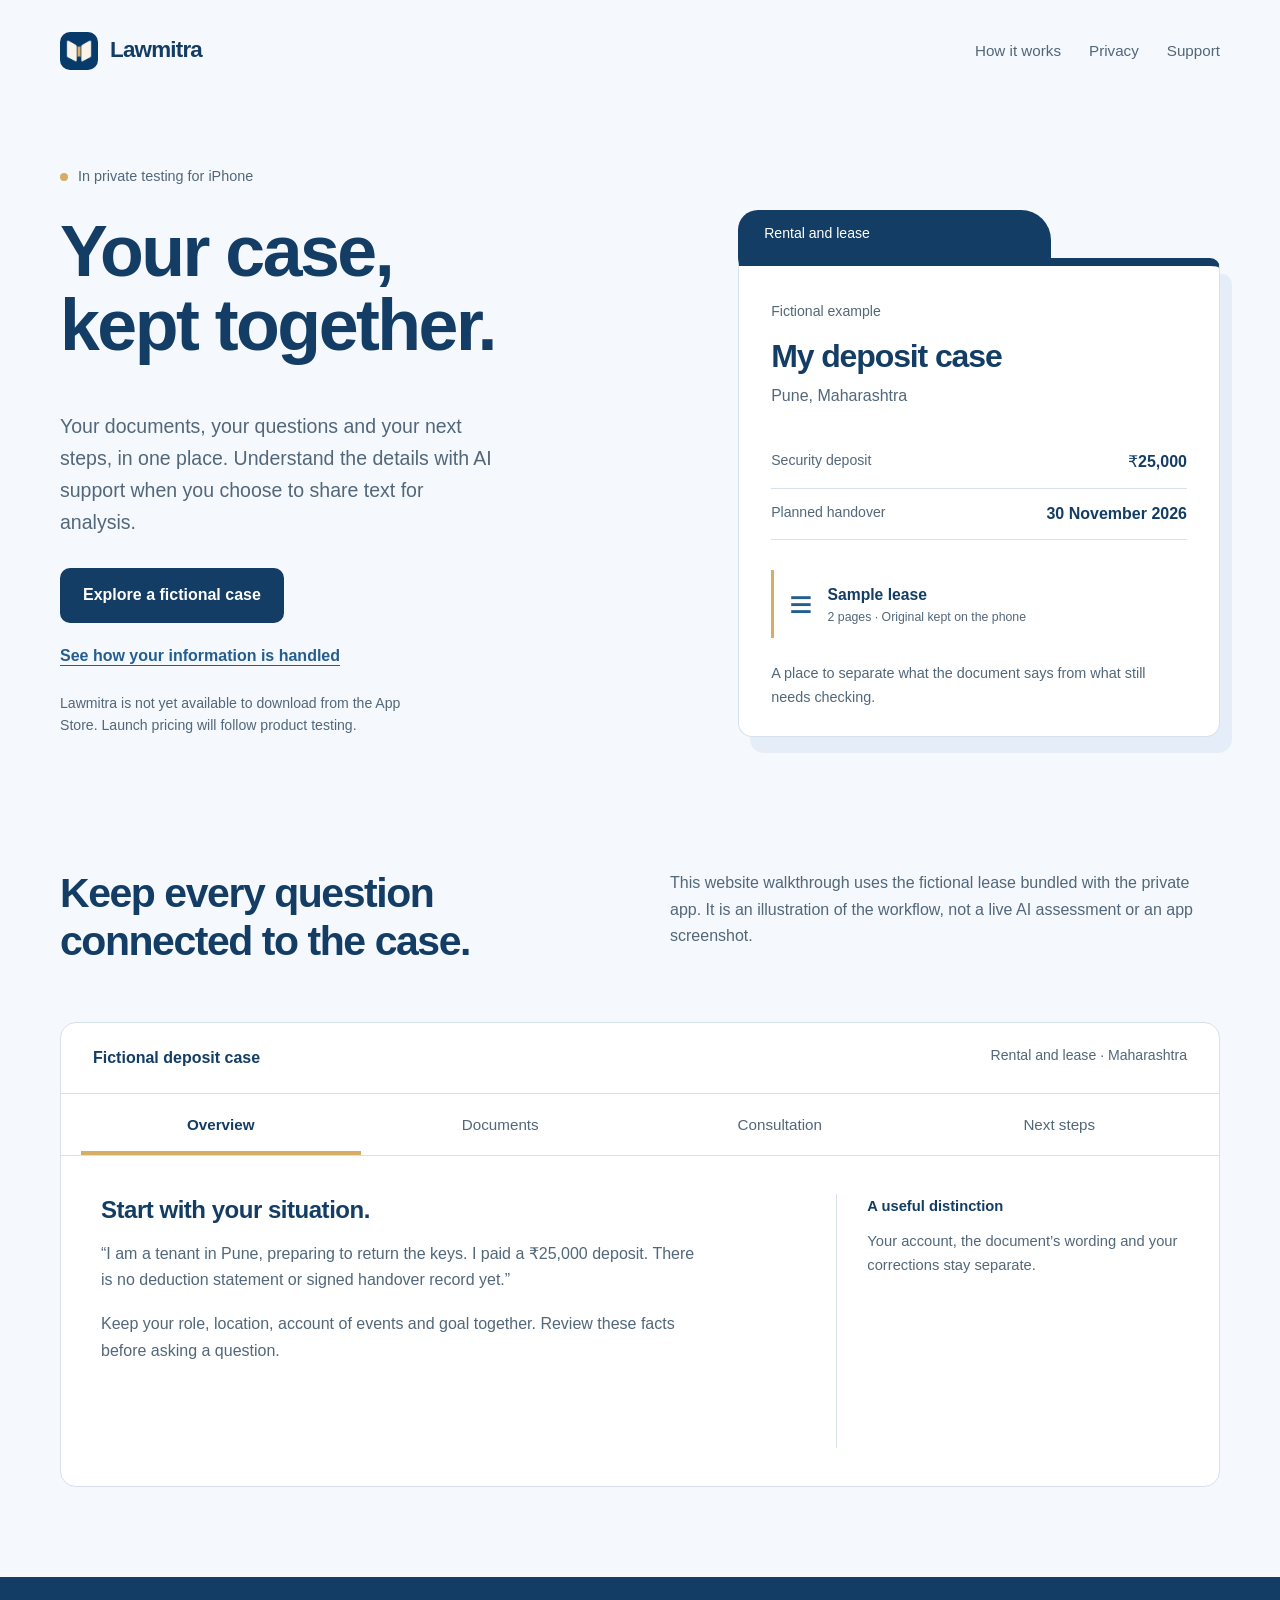
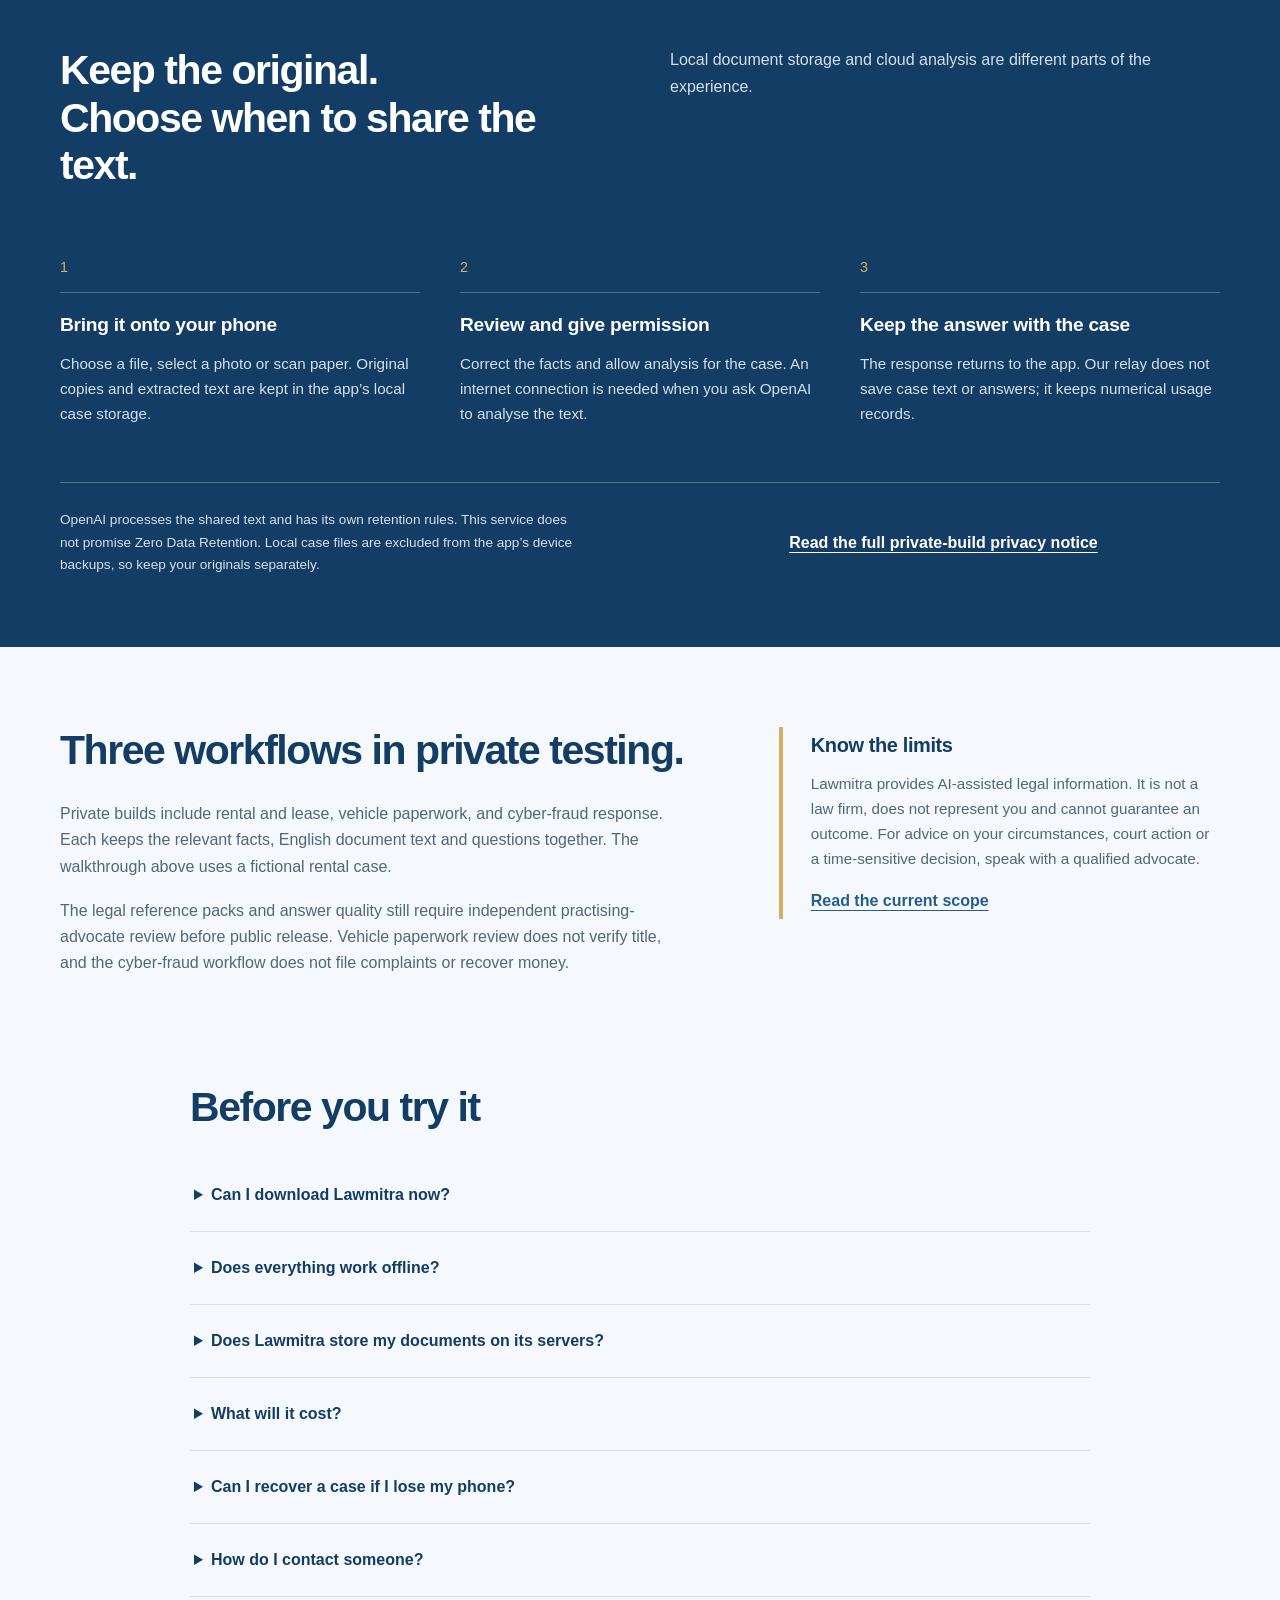
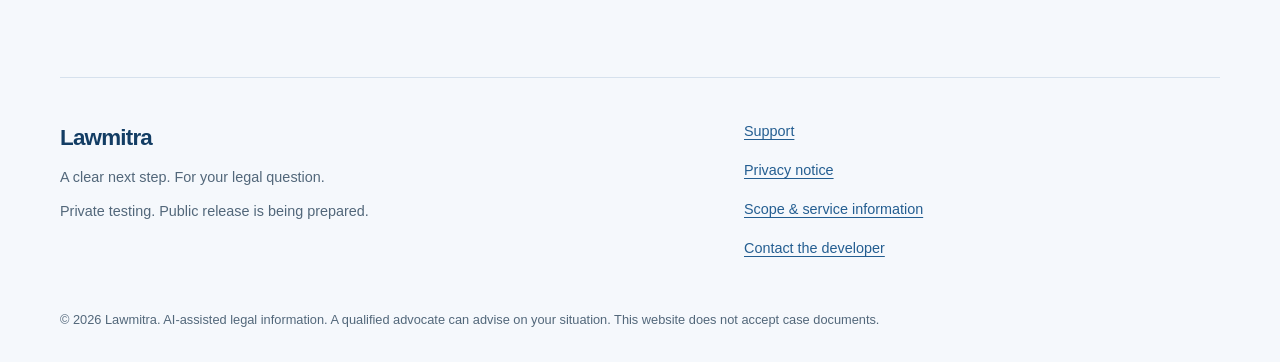
<file: index.html>
<!doctype html>
<html lang="en"><head>
<meta charset="utf-8"><meta name="viewport" content="width=device-width, initial-scale=1">
<meta http-equiv="Content-Security-Policy" content="default-src 'self'; script-src 'self'; style-src 'self'; img-src 'self'; connect-src 'none'; object-src 'none'; base-uri 'self'; form-action 'none'">
<meta name="referrer" content="strict-origin-when-cross-origin">
<title>Lawmitra — Your case, kept together</title><meta name="description" content="An iPhone legal-information app in private testing. Keep documents locally, review facts and choose when to use cloud analysis.">
<link rel="canonical" href="https://xallio69.github.io/lawmitra-legal/"><link rel="icon" type="image/png" href="assets/icon-180.png"><link rel="apple-touch-icon" href="assets/icon-180.png">
<meta property="og:type" content="website"><meta property="og:title" content="Lawmitra — Your case, kept together"><meta property="og:description" content="An iPhone legal-information app in private testing. Keep documents locally, review facts and choose when to use cloud analysis."><meta property="og:url" content="https://xallio69.github.io/lawmitra-legal/"><meta property="og:image" content="https://xallio69.github.io/lawmitra-legal/assets/icon-512.png"><meta property="og:image:alt" content="Lawmitra's navy, ivory and gold case-file icon">
<link rel="stylesheet" href="styles.css?v=20261102"><script src="demo.js" defer></script></head><body>
<a class="skip" href="#main">Skip to content</a>
<header class="site-header wrap"><a class="brand" href="index.html"><img src="assets/icon-180.png" alt="" width="38" height="38">Lawmitra</a>
<nav aria-label="Main navigation"><a href="index.html#how-it-works">How it works</a><a href="privacy.html">Privacy</a><a href="support.html">Support</a></nav></header><main id="main">
<section class="hero wrap"><div class="hero-copy"><p class="release-status"><span aria-hidden="true"></span>In private testing for iPhone</p>
<h1>Your case,<br>kept together.</h1><p class="intro">Your documents, your questions and your next steps, in one place. Understand the details with AI support when you choose to share text for analysis.</p>
<div class="hero-actions"><a class="button" href="#case-preview">Explore a fictional case</a><a class="text-link" href="privacy.html">See how your information is handled</a></div>
<p class="small availability">Lawmitra is not yet available to download from the App Store. Launch pricing will follow product testing.</p></div>
<aside class="case-cover" aria-label="A fictional rental case"><div class="folder-tab">Rental and lease</div><div class="folder-paper"><p class="small">Fictional example</p><h2>My deposit case</h2><p class="location">Pune, Maharashtra</p><dl class="case-facts"><div><dt>Security deposit</dt><dd>₹25,000</dd></div><div><dt>Planned handover</dt><dd>30 November 2026</dd></div></dl><div class="paper-slip"><span class="document-symbol" aria-hidden="true">≡</span><span><strong>Sample lease</strong><small>2 pages · Original kept on the phone</small></span></div><p class="note">A place to separate what the document says from what still needs checking.</p></div></aside></section>
<section class="wrap walkthrough" id="case-preview" aria-labelledby="walkthrough-title"><div class="section-intro"><h2 id="walkthrough-title">Keep every question connected to the case.</h2><p>This website walkthrough uses the fictional lease bundled with the private app. It is an illustration of the workflow, not a live AI assessment or an app screenshot.</p></div>
<div class="case-workspace"><div class="workspace-header"><span>Fictional deposit case</span><span class="small">Rental and lease · Maharashtra</span></div>
<div class="case-tabs" role="tablist" aria-label="Fictional case walkthrough">
<button role="tab" id="tab-overview" aria-controls="panel-overview" aria-selected="true" tabindex="0">Overview</button><button role="tab" id="tab-documents" aria-controls="panel-documents" aria-selected="false" tabindex="-1">Documents</button><button role="tab" id="tab-consultation" aria-controls="panel-consultation" aria-selected="false" tabindex="-1">Consultation</button><button role="tab" id="tab-next" aria-controls="panel-next" aria-selected="false" tabindex="-1">Next steps</button></div>
<div class="case-panel" id="panel-overview" role="tabpanel" aria-labelledby="tab-overview" tabindex="0"><div><h3>Start with your situation.</h3><p>“I am a tenant in Pune, preparing to return the keys. I paid a ₹25,000 deposit. There is no deduction statement or signed handover record yet.”</p><p>Keep your role, location, account of events and goal together. Review these facts before asking a question.</p></div><aside class="margin-note"><strong>A useful distinction</strong><p>Your account, the document’s wording and your corrections stay separate.</p></aside></div>
<div class="case-panel" id="panel-documents" role="tabpanel" aria-labelledby="tab-documents" tabindex="0" hidden><div><h3>Read the document before relying on the extraction.</h3><blockquote>“This fictional agreement does not state a fixed deadline for returning the deposit.”<cite>Fictional lease, page 2</cite></blockquote><p>The private app reads English text from PDFs, selected photos and camera scans on the phone. Check the original whenever a name, date or amount matters.</p><a class="text-link" href="assets/fictional-lease.pdf">Read the actual fictional sample PDF</a></div><aside class="margin-note"><strong>Keep the source</strong><p>Up to 5 documents and 20 pages per case, with a 20 MB limit per file. Scans remain local PDFs.</p></aside></div>
<div class="case-panel" id="panel-consultation" role="tabpanel" aria-labelledby="tab-consultation" tabindex="0" hidden><div><h3>Ask a question with the context attached.</h3><p class="example-question">“What should I check and collect before asking for my deposit back?”</p><p>In the app, you review the facts and separately allow OpenAI analysis. Relevant extracted text, facts, corrections, your question and conversation context are then sent through our service.</p><p>No question is sent by this website. The private build shows supporting page quotations and the limits of its response.</p></div><aside class="margin-note"><strong>You decide when to share</strong><p>Keep using the local case without analysis. You can stop future sharing for that case in the app.</p></aside></div>
<div class="case-panel" id="panel-next" role="tabpanel" aria-labelledby="tab-next" tabindex="0" hidden><div><h3>Return to what needs attention.</h3><p>After an in-app consultation, its next steps and missing information stay with the case. Check the supporting answer and its limitations before acting.</p><p>When facts or documents change, earlier answers are marked outdated. You can also create a local PDF brief to share through the iPhone share sheet.</p></div><aside class="margin-note"><strong>For this fictional case</strong><p>The sample mentions missing receipts, a condition checklist and a signed handover record. A missing refund deadline must not be invented.</p></aside></div>
</div><noscript><p>The walkthrough tabs need JavaScript. The rest of this site works without it. <a href="assets/fictional-lease.pdf">Read the fictional sample</a> or <a href="support.html">read the workflow guide</a>.</p></noscript></section>
<section class="privacy-section" id="how-it-works"><div class="wrap"><div class="section-intro"><h2>Keep the original.<br>Choose when to share the text.</h2><p>Local document storage and cloud analysis are different parts of the experience.</p></div><ol class="data-flow"><li><span class="step">1</span><h3>Bring it onto your phone</h3><p>Choose a file, select a photo or scan paper. Original copies and extracted text are kept in the app’s local case storage.</p></li><li><span class="step">2</span><h3>Review and give permission</h3><p>Correct the facts and allow analysis for the case. An internet connection is needed when you ask OpenAI to analyse the text.</p></li><li><span class="step">3</span><h3>Keep the answer with the case</h3><p>The response returns to the app. Our relay does not save case text or answers; it keeps numerical usage records.</p></li></ol><div class="privacy-footnote"><p>OpenAI processes the shared text and has its own retention rules. This service does not promise Zero Data Retention. Local case files are excluded from the app’s device backups, so keep your originals separately.</p><a class="text-link" href="privacy.html">Read the full private-build privacy notice</a></div></div></section>
<section class="wrap scope-section"><div><h2>Three workflows in private testing.</h2><p>Private builds include rental and lease, vehicle paperwork, and cyber-fraud response. Each keeps the relevant facts, English document text and questions together. The walkthrough above uses a fictional rental case.</p><p>The legal reference packs and answer quality still require independent practising-advocate review before public release. Vehicle paperwork review does not verify title, and the cyber-fraud workflow does not file complaints or recover money.</p></div><div class="scope-note"><h3>Know the limits</h3><p>Lawmitra provides AI-assisted legal information. It is not a law firm, does not represent you and cannot guarantee an outcome. For advice on your circumstances, court action or a time-sensitive decision, speak with a qualified advocate.</p><a class="text-link" href="terms.html">Read the current scope</a></div></section>
<section class="wrap faq" aria-labelledby="faq-title"><h2 id="faq-title">Before you try it</h2>
<details><summary>Can I download Lawmitra now?</summary><p>Not yet. It is in private testing. This page will link to the verified App Store listing when the public release is available.</p></details>
<details><summary>Does everything work offline?</summary><p>Saved cases, local document extraction and PDF brief creation work on the phone. AI analysis needs a connection. A photo or file kept only in iCloud may also need to download before the app can read it.</p></details>
<details><summary>Does Lawmitra store my documents on its servers?</summary><p>The private build does not upload original files to our relay or store case content there. With consent, extracted text and case context are processed by our relay and OpenAI. Provider retention, support emails and numerical usage records are explained in the <a href="privacy.html">privacy notice</a>.</p></details>
<details><summary>What will it cost?</summary><p>Pricing is being evaluated using actual result quality and model usage. There is no public paid offer yet. The earlier ₹149 lifetime proposal is not the offer for this cloud-based product.</p></details>
<details><summary>Can I recover a case if I lose my phone?</summary><p>The current private build has no case sync or cloud restore. Keep original documents outside the app. An exported PDF brief is readable, but it is not a restorable backup of the case.</p></details>
<details><summary>How do I contact someone?</summary><p><a href="support.html">Visit support</a> or email <a href="mailto:mayank@justseeitall.com">mayank@justseeitall.com</a>. Please describe the technical issue without attaching private case documents.</p></details></section>
</main><footer class="site-footer wrap"><div><a class="brand" href="index.html">Lawmitra</a><p>A clear next step. For your legal question.</p><p class="small">Private testing. Public release is being prepared.</p></div>
<nav aria-label="Footer navigation"><a href="support.html">Support</a><a href="privacy.html">Privacy notice</a><a href="terms.html">Scope &amp; service information</a><a href="mailto:mayank@justseeitall.com">Contact the developer</a></nav>
<p class="fine-print">© 2026 Lawmitra. AI-assisted legal information. A qualified advocate can advise on your situation. This website does not accept case documents.</p></footer></body></html>
</file>
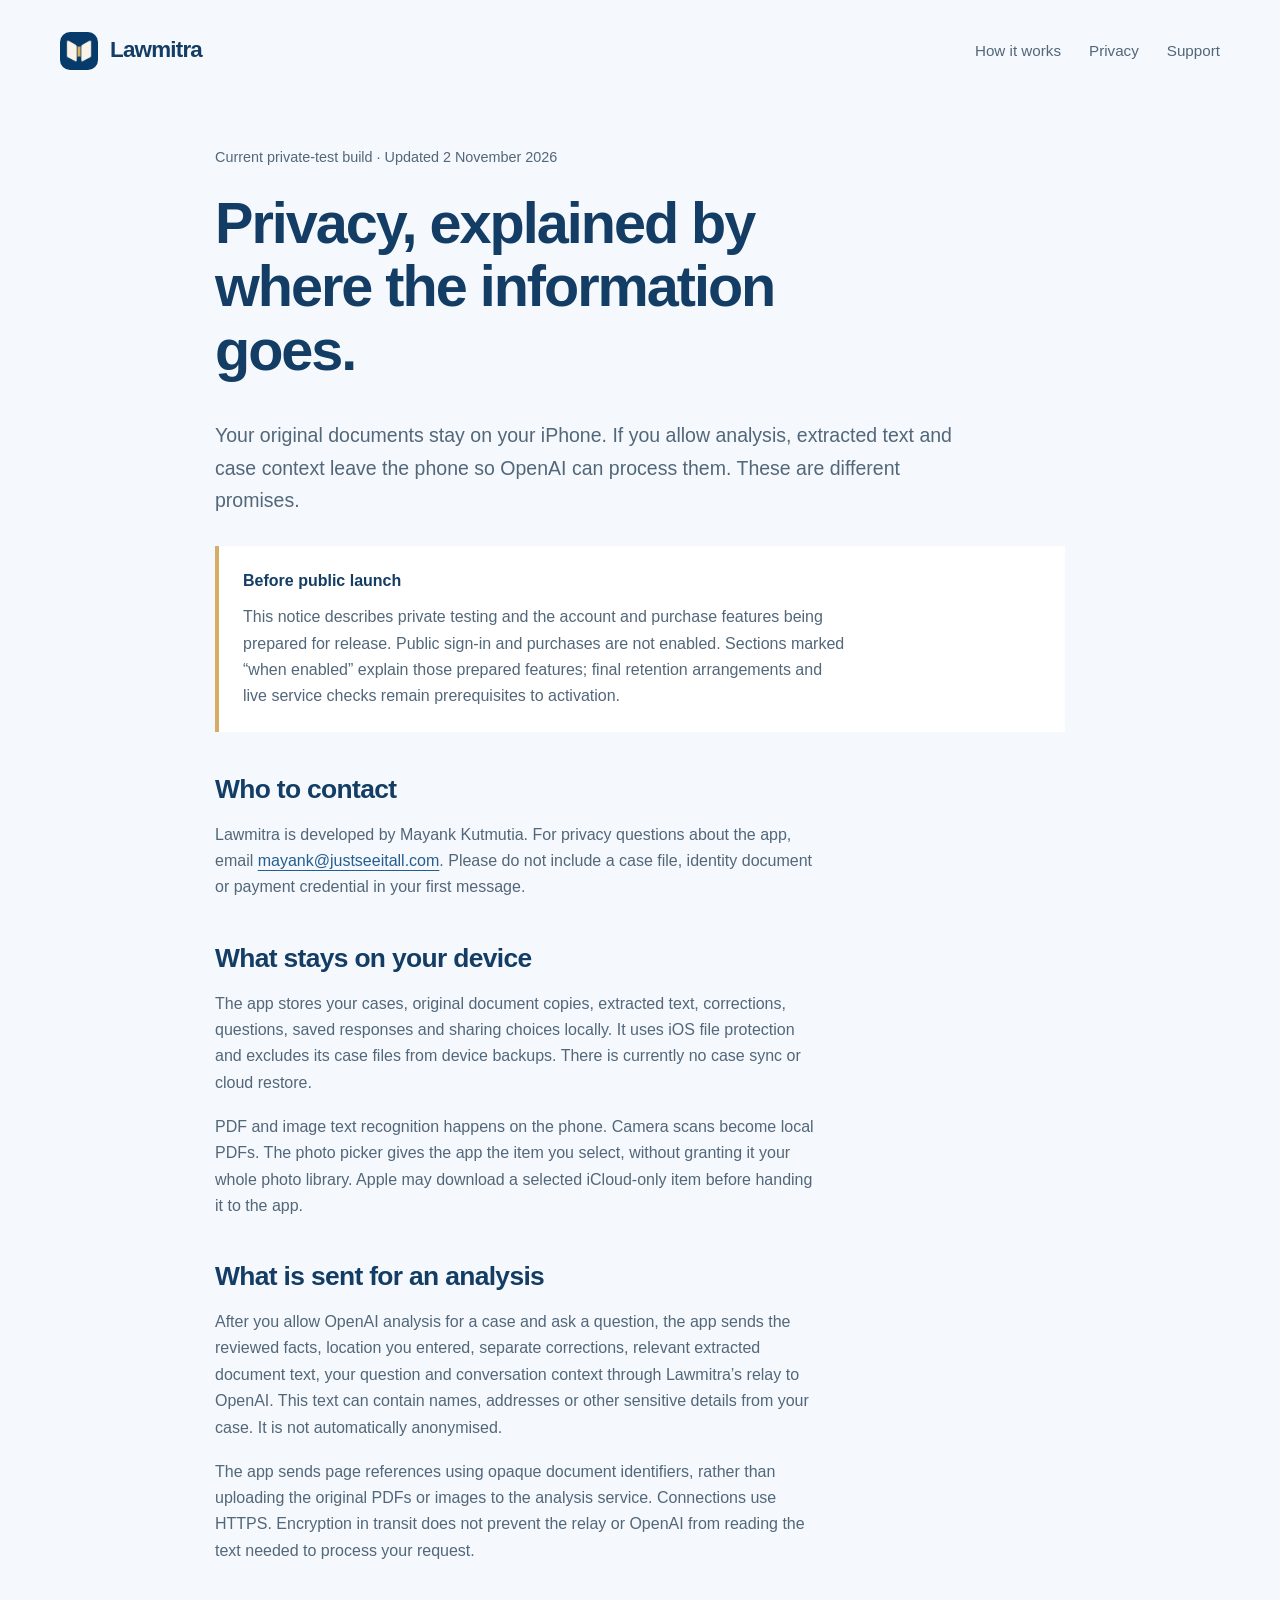
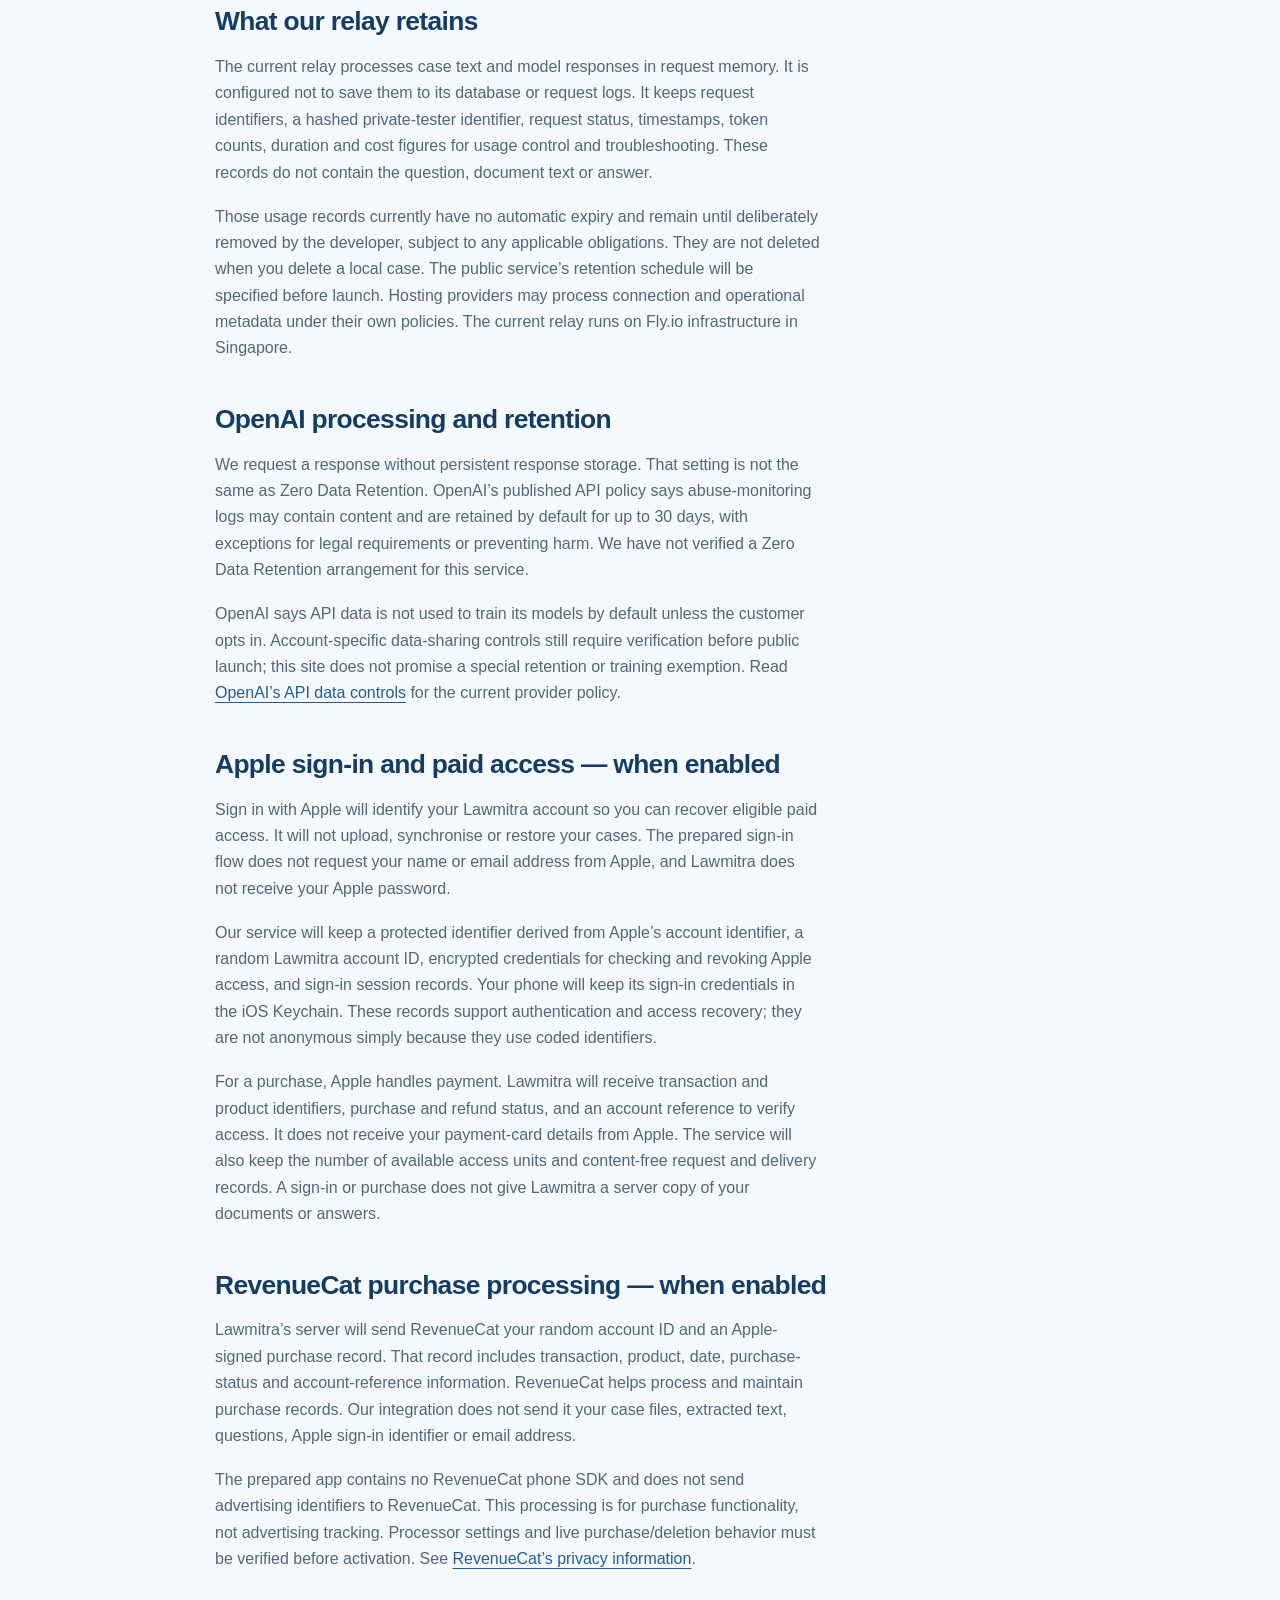
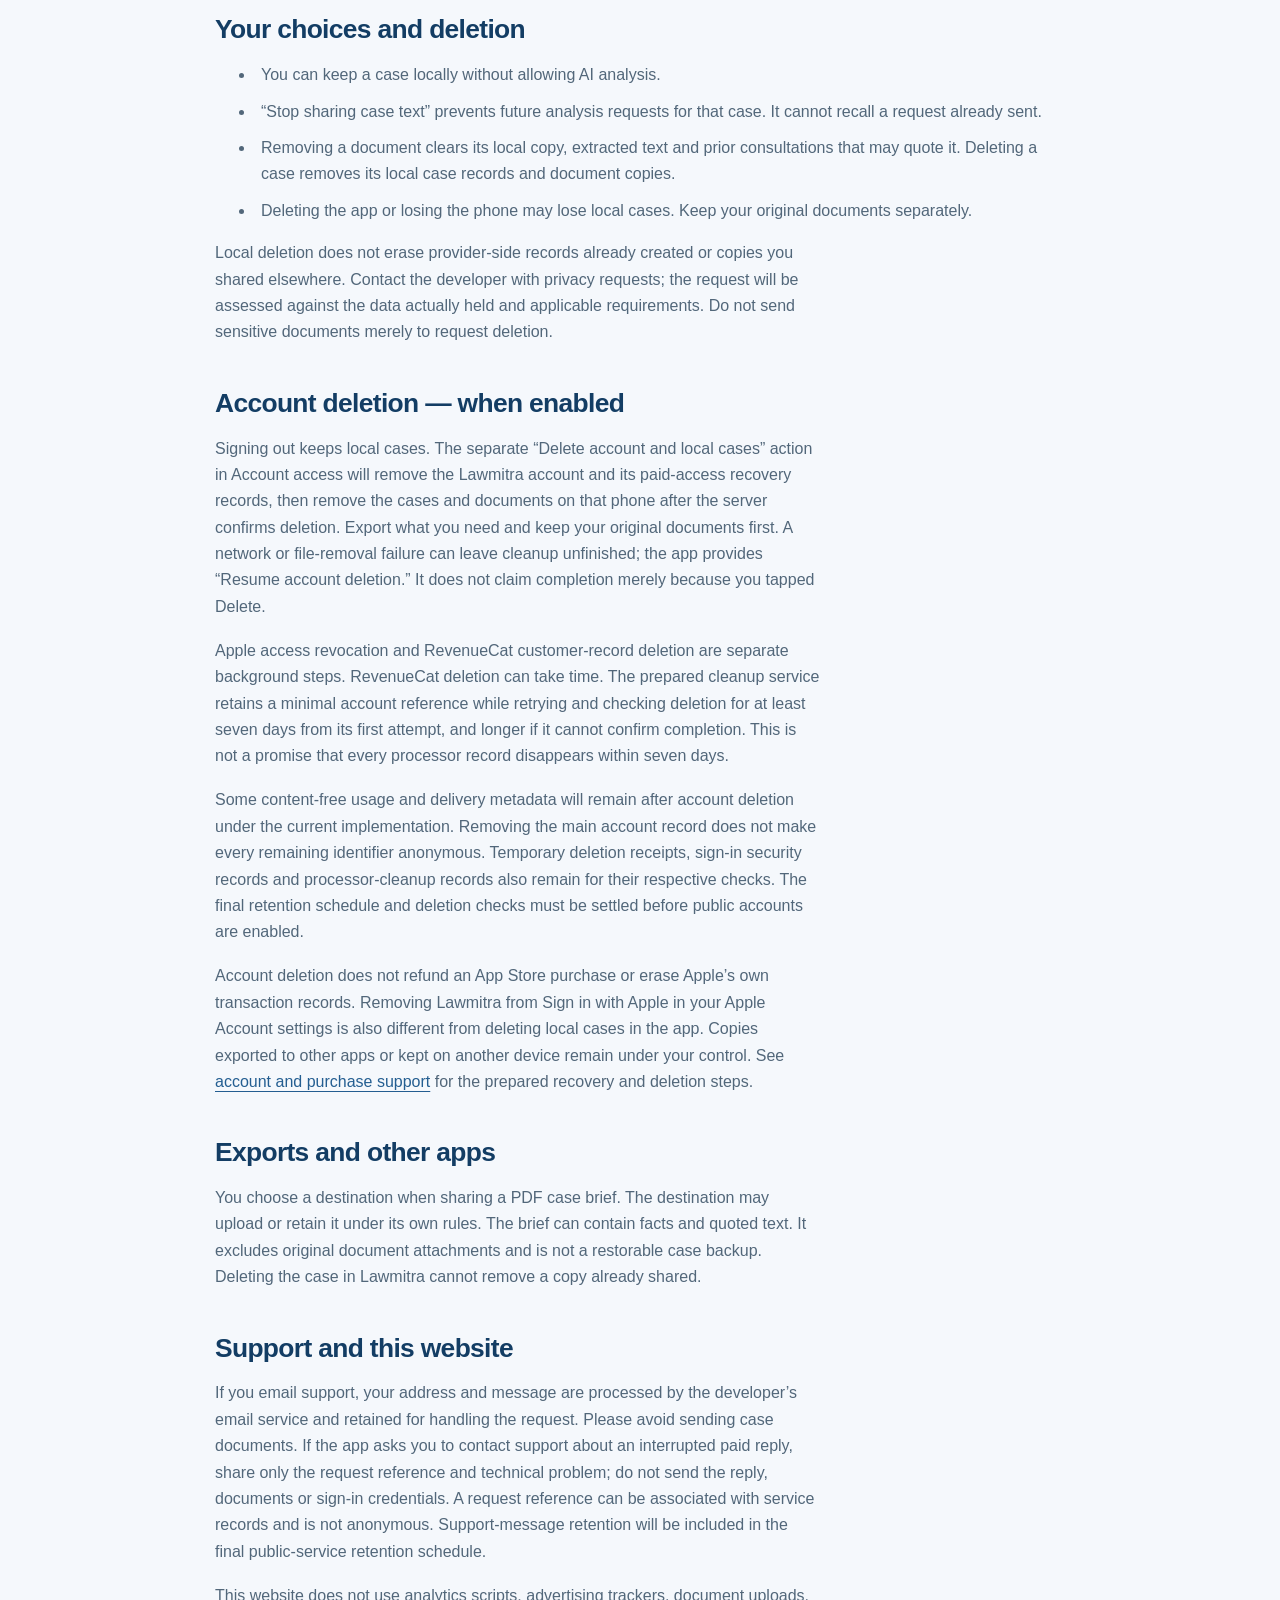
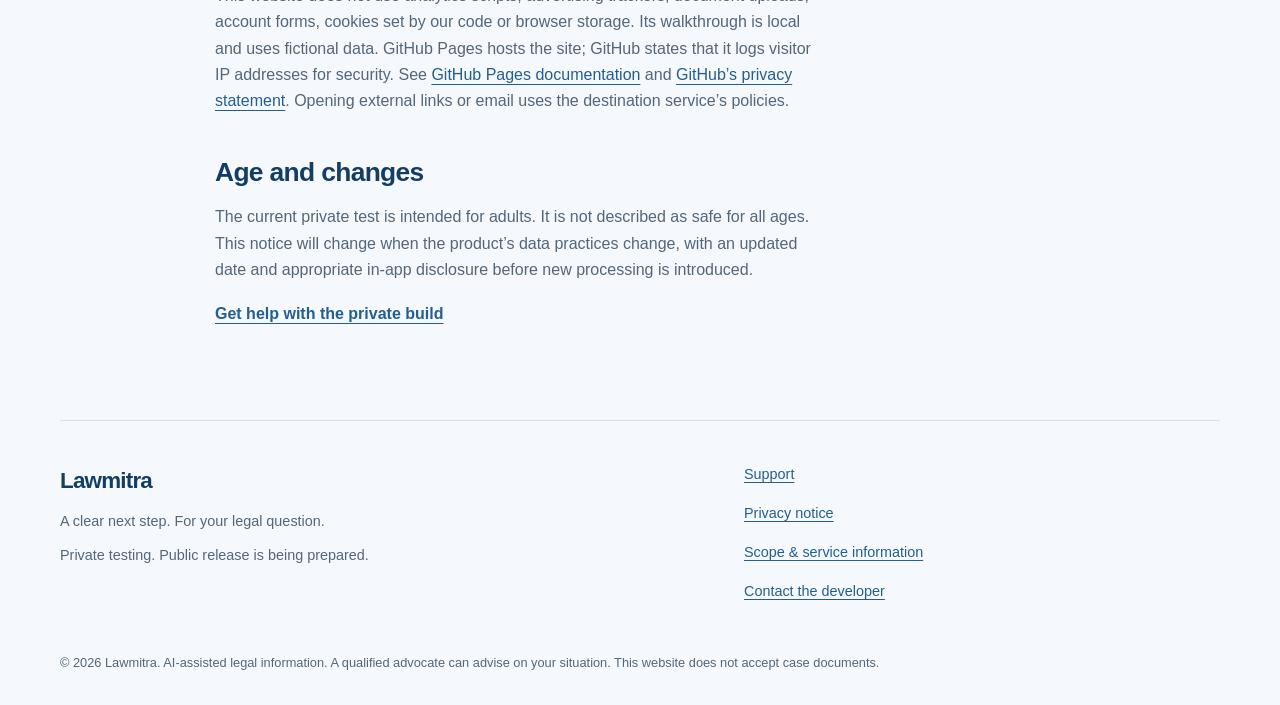
<file: privacy.html>
<!doctype html>
<html lang="en"><head>
<meta charset="utf-8"><meta name="viewport" content="width=device-width, initial-scale=1">
<meta http-equiv="Content-Security-Policy" content="default-src 'self'; script-src 'self'; style-src 'self'; img-src 'self'; connect-src 'none'; object-src 'none'; base-uri 'self'; form-action 'none'">
<meta name="referrer" content="strict-origin-when-cross-origin">
<title>Privacy notice — Lawmitra</title><meta name="description" content="How the Lawmitra private build handles local documents, consent-based OpenAI analysis, usage records and deletion.">
<link rel="canonical" href="https://xallio69.github.io/lawmitra-legal/privacy.html"><link rel="icon" type="image/png" href="assets/icon-180.png"><link rel="apple-touch-icon" href="assets/icon-180.png">
<meta property="og:type" content="website"><meta property="og:title" content="Privacy notice — Lawmitra"><meta property="og:description" content="How the Lawmitra private build handles local documents, consent-based OpenAI analysis, usage records and deletion."><meta property="og:url" content="https://xallio69.github.io/lawmitra-legal/privacy.html"><meta property="og:image" content="https://xallio69.github.io/lawmitra-legal/assets/icon-512.png"><meta property="og:image:alt" content="Lawmitra's navy, ivory and gold case-file icon">
<link rel="stylesheet" href="styles.css?v=20261102"><script src="demo.js" defer></script></head><body>
<a class="skip" href="#main">Skip to content</a>
<header class="site-header wrap"><a class="brand" href="index.html"><img src="assets/icon-180.png" alt="" width="38" height="38">Lawmitra</a>
<nav aria-label="Main navigation"><a href="index.html#how-it-works">How it works</a><a href="privacy.html">Privacy</a><a href="support.html">Support</a></nav></header><main class="wrap article" id="main"><p class="release-status">Current private-test build · Updated 2 November 2026</p><h1>Privacy, explained by where the information goes.</h1><p class="intro">Your original documents stay on your iPhone. If you allow analysis, extracted text and case context leave the phone so OpenAI can process them. These are different promises.</p>
<div class="notice"><strong>Before public launch</strong><p>This notice describes private testing and the account and purchase features being prepared for release. Public sign-in and purchases are not enabled. Sections marked “when enabled” explain those prepared features; final retention arrangements and live service checks remain prerequisites to activation.</p></div>
<h2>Who to contact</h2><p>Lawmitra is developed by Mayank Kutmutia. For privacy questions about the app, email <a href="mailto:mayank@justseeitall.com">mayank@justseeitall.com</a>. Please do not include a case file, identity document or payment credential in your first message.</p>
<h2>What stays on your device</h2><p>The app stores your cases, original document copies, extracted text, corrections, questions, saved responses and sharing choices locally. It uses iOS file protection and excludes its case files from device backups. There is currently no case sync or cloud restore.</p><p>PDF and image text recognition happens on the phone. Camera scans become local PDFs. The photo picker gives the app the item you select, without granting it your whole photo library. Apple may download a selected iCloud-only item before handing it to the app.</p>
<h2>What is sent for an analysis</h2><p>After you allow OpenAI analysis for a case and ask a question, the app sends the reviewed facts, location you entered, separate corrections, relevant extracted document text, your question and conversation context through Lawmitra’s relay to OpenAI. This text can contain names, addresses or other sensitive details from your case. It is not automatically anonymised.</p><p>The app sends page references using opaque document identifiers, rather than uploading the original PDFs or images to the analysis service. Connections use HTTPS. Encryption in transit does not prevent the relay or OpenAI from reading the text needed to process your request.</p>
<h2>What our relay retains</h2><p>The current relay processes case text and model responses in request memory. It is configured not to save them to its database or request logs. It keeps request identifiers, a hashed private-tester identifier, request status, timestamps, token counts, duration and cost figures for usage control and troubleshooting. These records do not contain the question, document text or answer.</p><p>Those usage records currently have no automatic expiry and remain until deliberately removed by the developer, subject to any applicable obligations. They are not deleted when you delete a local case. The public service’s retention schedule will be specified before launch. Hosting providers may process connection and operational metadata under their own policies. The current relay runs on Fly.io infrastructure in Singapore.</p>
<h2>OpenAI processing and retention</h2><p>We request a response without persistent response storage. That setting is not the same as Zero Data Retention. OpenAI’s published API policy says abuse-monitoring logs may contain content and are retained by default for up to 30 days, with exceptions for legal requirements or preventing harm. We have not verified a Zero Data Retention arrangement for this service.</p><p>OpenAI says API data is not used to train its models by default unless the customer opts in. Account-specific data-sharing controls still require verification before public launch; this site does not promise a special retention or training exemption. Read <a href="https://developers.openai.com/api/docs/guides/your-data">OpenAI’s API data controls</a> for the current provider policy.</p>
<h2 id="accounts">Apple sign-in and paid access — when enabled</h2><p>Sign in with Apple will identify your Lawmitra account so you can recover eligible paid access. It will not upload, synchronise or restore your cases. The prepared sign-in flow does not request your name or email address from Apple, and Lawmitra does not receive your Apple password.</p><p>Our service will keep a protected identifier derived from Apple’s account identifier, a random Lawmitra account ID, encrypted credentials for checking and revoking Apple access, and sign-in session records. Your phone will keep its sign-in credentials in the iOS Keychain. These records support authentication and access recovery; they are not anonymous simply because they use coded identifiers.</p><p>For a purchase, Apple handles payment. Lawmitra will receive transaction and product identifiers, purchase and refund status, and an account reference to verify access. It does not receive your payment-card details from Apple. The service will also keep the number of available access units and content-free request and delivery records. A sign-in or purchase does not give Lawmitra a server copy of your documents or answers.</p>
<h2 id="revenuecat">RevenueCat purchase processing — when enabled</h2><p>Lawmitra’s server will send RevenueCat your random account ID and an Apple-signed purchase record. That record includes transaction, product, date, purchase-status and account-reference information. RevenueCat helps process and maintain purchase records. Our integration does not send it your case files, extracted text, questions, Apple sign-in identifier or email address.</p><p>The prepared app contains no RevenueCat phone SDK and does not send advertising identifiers to RevenueCat. This processing is for purchase functionality, not advertising tracking. Processor settings and live purchase/deletion behavior must be verified before activation. See <a href="https://www.revenuecat.com/privacy">RevenueCat’s privacy information</a>.</p>
<h2>Your choices and deletion</h2><ul><li>You can keep a case locally without allowing AI analysis.</li><li>“Stop sharing case text” prevents future analysis requests for that case. It cannot recall a request already sent.</li><li>Removing a document clears its local copy, extracted text and prior consultations that may quote it. Deleting a case removes its local case records and document copies.</li><li>Deleting the app or losing the phone may lose local cases. Keep your original documents separately.</li></ul><p>Local deletion does not erase provider-side records already created or copies you shared elsewhere. Contact the developer with privacy requests; the request will be assessed against the data actually held and applicable requirements. Do not send sensitive documents merely to request deletion.</p>
<h2 id="account-deletion">Account deletion — when enabled</h2><p>Signing out keeps local cases. The separate “Delete account and local cases” action in Account access will remove the Lawmitra account and its paid-access recovery records, then remove the cases and documents on that phone after the server confirms deletion. Export what you need and keep your original documents first. A network or file-removal failure can leave cleanup unfinished; the app provides “Resume account deletion.” It does not claim completion merely because you tapped Delete.</p><p>Apple access revocation and RevenueCat customer-record deletion are separate background steps. RevenueCat deletion can take time. The prepared cleanup service retains a minimal account reference while retrying and checking deletion for at least seven days from its first attempt, and longer if it cannot confirm completion. This is not a promise that every processor record disappears within seven days.</p><p>Some content-free usage and delivery metadata will remain after account deletion under the current implementation. Removing the main account record does not make every remaining identifier anonymous. Temporary deletion receipts, sign-in security records and processor-cleanup records also remain for their respective checks. The final retention schedule and deletion checks must be settled before public accounts are enabled.</p><p>Account deletion does not refund an App Store purchase or erase Apple’s own transaction records. Removing Lawmitra from Sign in with Apple in your Apple Account settings is also different from deleting local cases in the app. Copies exported to other apps or kept on another device remain under your control. See <a href="support.html#accounts">account and purchase support</a> for the prepared recovery and deletion steps.</p>
<h2>Exports and other apps</h2><p>You choose a destination when sharing a PDF case brief. The destination may upload or retain it under its own rules. The brief can contain facts and quoted text. It excludes original document attachments and is not a restorable case backup. Deleting the case in Lawmitra cannot remove a copy already shared.</p>
<h2>Support and this website</h2><p>If you email support, your address and message are processed by the developer’s email service and retained for handling the request. Please avoid sending case documents. If the app asks you to contact support about an interrupted paid reply, share only the request reference and technical problem; do not send the reply, documents or sign-in credentials. A request reference can be associated with service records and is not anonymous. Support-message retention will be included in the final public-service retention schedule.</p><p>This website does not use analytics scripts, advertising trackers, document uploads, account forms, cookies set by our code or browser storage. Its walkthrough is local and uses fictional data. GitHub Pages hosts the site; GitHub states that it logs visitor IP addresses for security. See <a href="https://docs.github.com/en/pages/getting-started-with-github-pages/what-is-github-pages">GitHub Pages documentation</a> and <a href="https://docs.github.com/en/site-policy/privacy-policies/github-general-privacy-statement">GitHub’s privacy statement</a>. Opening external links or email uses the destination service’s policies.</p>
<h2>Age and changes</h2><p>The current private test is intended for adults. It is not described as safe for all ages. This notice will change when the product’s data practices change, with an updated date and appropriate in-app disclosure before new processing is introduced.</p><p><a class="text-link" href="support.html">Get help with the private build</a></p></main><footer class="site-footer wrap"><div><a class="brand" href="index.html">Lawmitra</a><p>A clear next step. For your legal question.</p><p class="small">Private testing. Public release is being prepared.</p></div>
<nav aria-label="Footer navigation"><a href="support.html">Support</a><a href="privacy.html">Privacy notice</a><a href="terms.html">Scope &amp; service information</a><a href="mailto:mayank@justseeitall.com">Contact the developer</a></nav>
<p class="fine-print">© 2026 Lawmitra. AI-assisted legal information. A qualified advocate can advise on your situation. This website does not accept case documents.</p></footer></body></html>
</file>
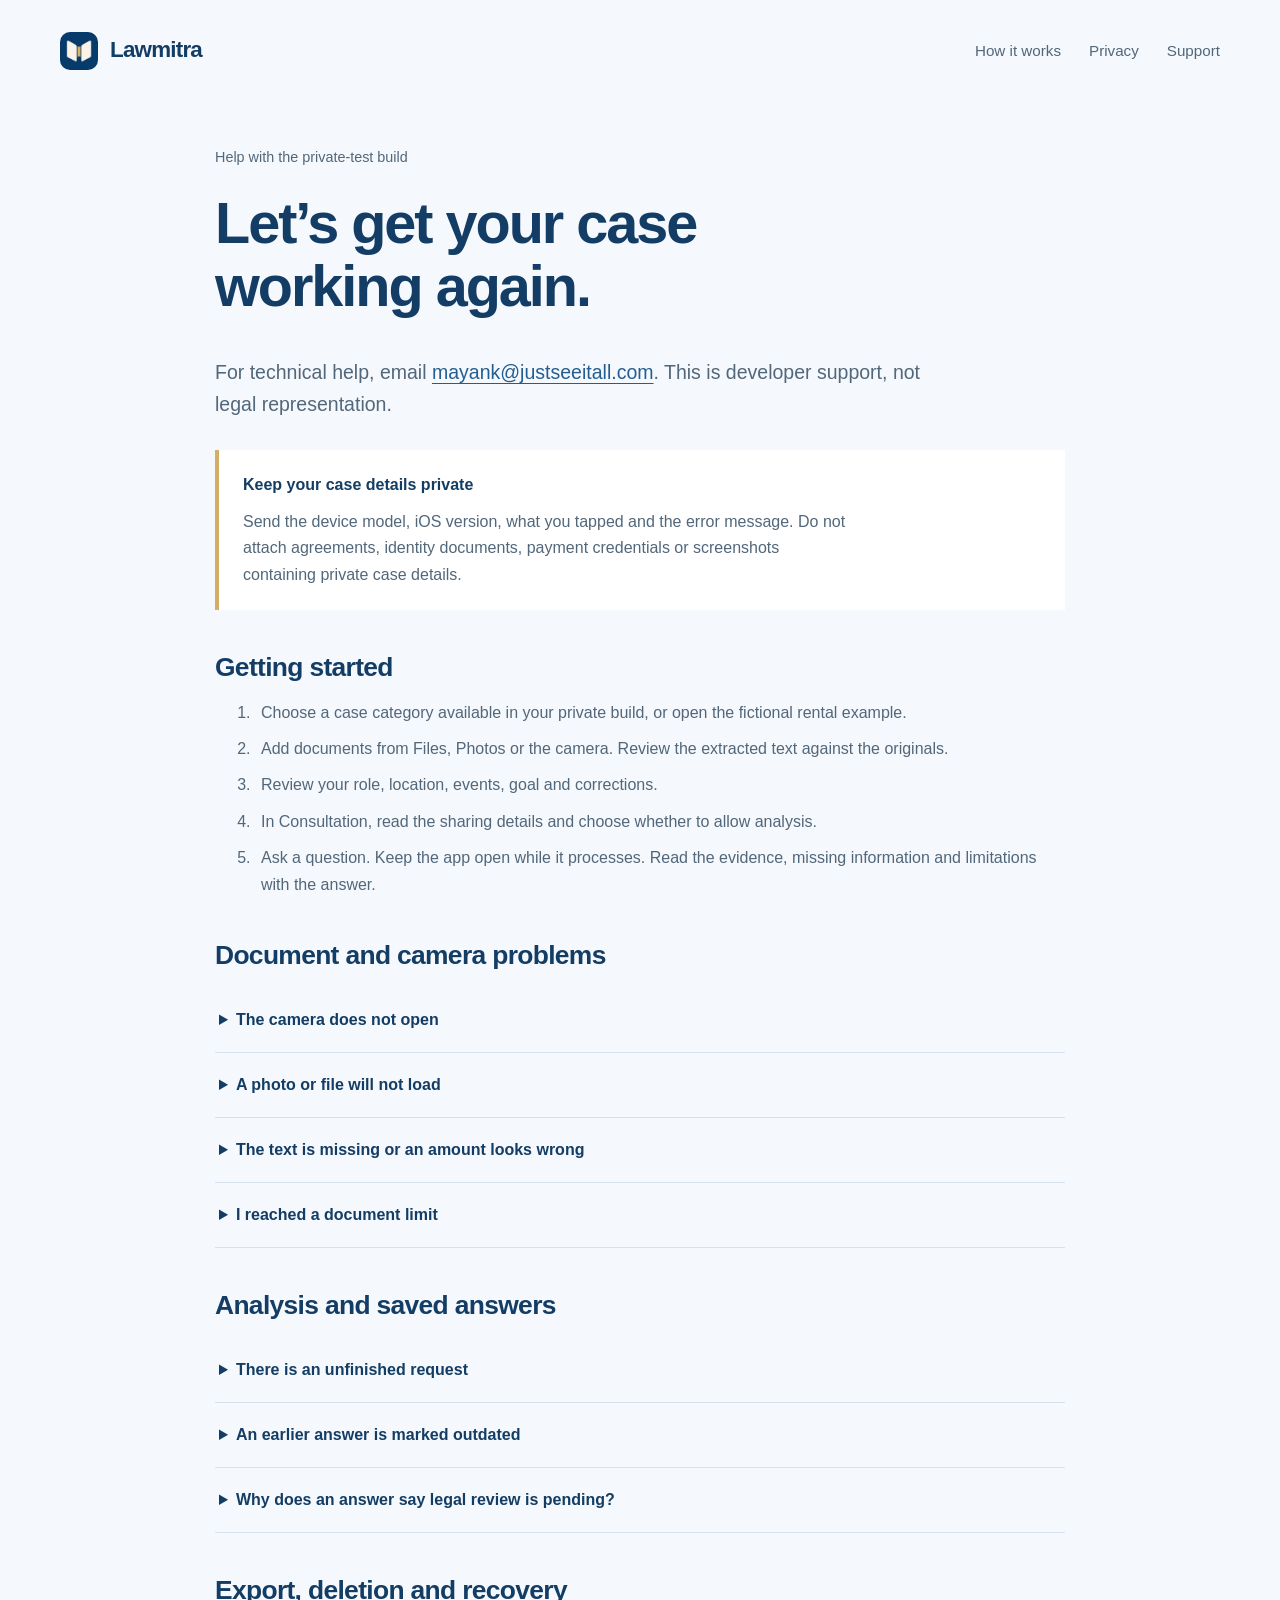
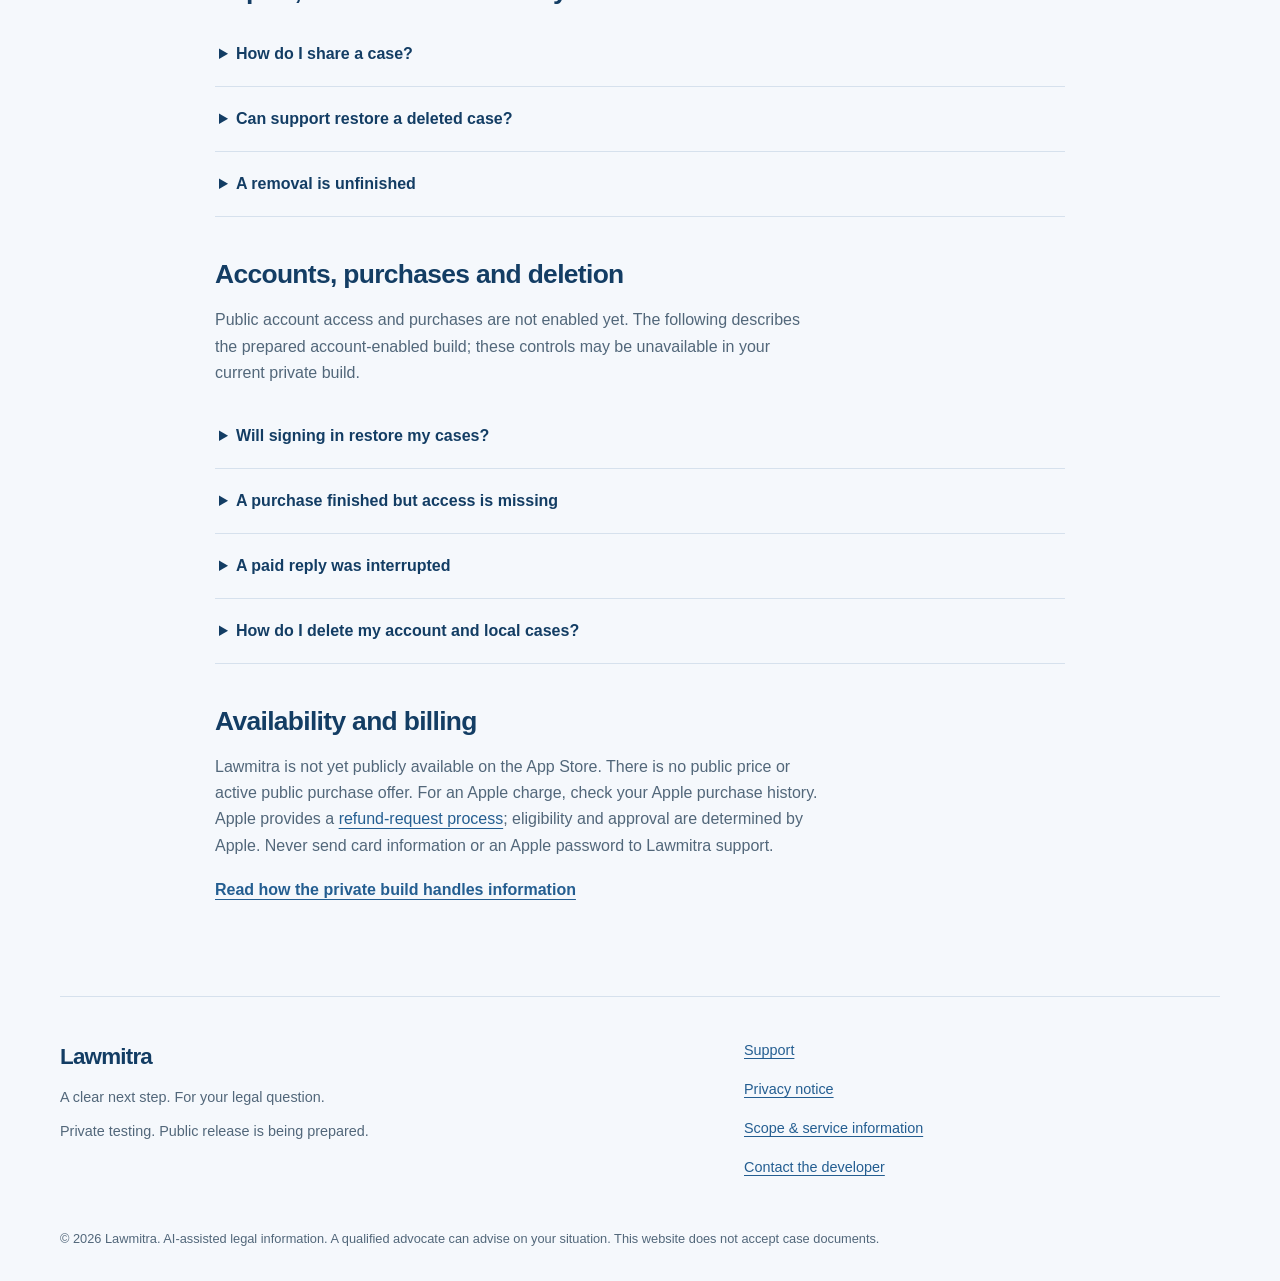
<file: support.html>
<!doctype html>
<html lang="en"><head>
<meta charset="utf-8"><meta name="viewport" content="width=device-width, initial-scale=1">
<meta http-equiv="Content-Security-Policy" content="default-src 'self'; script-src 'self'; style-src 'self'; img-src 'self'; connect-src 'none'; object-src 'none'; base-uri 'self'; form-action 'none'">
<meta name="referrer" content="strict-origin-when-cross-origin">
<title>Support — Lawmitra</title><meta name="description" content="Help with Lawmitra private testing: documents, camera permissions, analysis, export and local case recovery.">
<link rel="canonical" href="https://xallio69.github.io/lawmitra-legal/support.html"><link rel="icon" type="image/png" href="assets/icon-180.png"><link rel="apple-touch-icon" href="assets/icon-180.png">
<meta property="og:type" content="website"><meta property="og:title" content="Support — Lawmitra"><meta property="og:description" content="Help with Lawmitra private testing: documents, camera permissions, analysis, export and local case recovery."><meta property="og:url" content="https://xallio69.github.io/lawmitra-legal/support.html"><meta property="og:image" content="https://xallio69.github.io/lawmitra-legal/assets/icon-512.png"><meta property="og:image:alt" content="Lawmitra's navy, ivory and gold case-file icon">
<link rel="stylesheet" href="styles.css?v=20261102"><script src="demo.js" defer></script></head><body>
<a class="skip" href="#main">Skip to content</a>
<header class="site-header wrap"><a class="brand" href="index.html"><img src="assets/icon-180.png" alt="" width="38" height="38">Lawmitra</a>
<nav aria-label="Main navigation"><a href="index.html#how-it-works">How it works</a><a href="privacy.html">Privacy</a><a href="support.html">Support</a></nav></header><main class="wrap article" id="main"><p class="release-status">Help with the private-test build</p><h1>Let’s get your case working again.</h1><p class="intro">For technical help, email <a href="mailto:mayank@justseeitall.com">mayank@justseeitall.com</a>. This is developer support, not legal representation.</p><div class="notice"><strong>Keep your case details private</strong><p>Send the device model, iOS version, what you tapped and the error message. Do not attach agreements, identity documents, payment credentials or screenshots containing private case details.</p></div>
<h2>Getting started</h2><ol><li>Choose a case category available in your private build, or open the fictional rental example.</li><li>Add documents from Files, Photos or the camera. Review the extracted text against the originals.</li><li>Review your role, location, events, goal and corrections.</li><li>In Consultation, read the sharing details and choose whether to allow analysis.</li><li>Ask a question. Keep the app open while it processes. Read the evidence, missing information and limitations with the answer.</li></ol>
<h2>Document and camera problems</h2><details><summary>The camera does not open</summary><p>Check the Camera permission for Lawmitra in iPhone Settings. If scanning is unavailable, choose a photo or a file instead. Camera access is only needed for scanning.</p></details><details><summary>A photo or file will not load</summary><p>Open it in Photos or Files first so any cloud-only copy can download. Use an unlocked PDF or a JPEG, PNG or HEIC image. Check available device storage.</p></details><details><summary>The text is missing or an amount looks wrong</summary><p>Use a clear, well-lit English document. The current OCR is evaluated for English. Check the original and add a separate correction in Review case facts. Do not treat extracted names, dates or amounts as verified facts automatically.</p></details><details><summary>I reached a document limit</summary><p>A case supports up to 5 documents, 20 total pages and 60,000 extracted text characters, with a 20 MB limit per file. Choose only the relevant documents or pages. The app rejects over-limit imports instead of silently dropping text.</p></details>
<h2>Analysis and saved answers</h2><details><summary>There is an unfinished request</summary><p>A timeout or stopped request may already have reached the provider. The app does not automatically repeat it. Read the unfinished-request notice before deciding to ask again. In private testing, access can also expire; contact the developer for renewed test access.</p></details><details><summary>An earlier answer is marked outdated</summary><p>Your facts or documents changed after that answer. Review the current case and ask for an updated assessment before relying on earlier next steps.</p></details><details><summary>Why does an answer say legal review is pending?</summary><p>The private reference pack has not yet received independent practising-advocate approval. A matching quotation confirms where text came from; it does not establish that the rule is current or applies to your facts.</p></details>
<h2>Export, deletion and recovery</h2><details><summary>How do I share a case?</summary><p>Open Overview and choose Export case brief. Review the scope notice and choose a destination in the iPhone share sheet. The PDF includes case facts and the latest saved assessment; it does not attach the originals or provide a restorable backup.</p></details><details><summary>Can support restore a deleted case?</summary><p>The current build does not have cloud case storage or restore. We cannot recover a local case from a server copy. Keep originals separately and check a PDF export before deleting anything important.</p></details><details><summary>A removal is unfinished</summary><p>Unlock the iPhone, reopen the case and use Finish removing files. If it still fails, note the error and contact support without including document contents.</p></details>
<h2 id="accounts">Accounts, purchases and deletion</h2><p>Public account access and purchases are not enabled yet. The following describes the prepared account-enabled build; these controls may be unavailable in your current private build.</p>
<details><summary>Will signing in restore my cases?</summary><p>No. Sign in with Apple is for account and eligible paid-access recovery. Cases, documents and saved answers stay on the device. Signing out keeps them there. A new phone or a reinstalled app cannot recover them from Lawmitra’s server.</p></details>
<details><summary>A purchase finished but access is missing</summary><p>Use the original Lawmitra account and the app’s purchase-recovery control. Do not buy again merely because verification is delayed. If the app cannot match a transaction, contact support with the displayed error; do not send your Apple password, card details or case documents.</p></details>
<details><summary>A paid reply was interrupted</summary><p>Check the app’s delivery-recovery panel. The service does not keep a copy of the answer to resend, and the app does not automatically buy or request another reply. An access unit is used only after the phone confirms saving the reply. Some unresolved deliveries require app support; share the displayed request reference and technical problem, not your case text. Releasing a held access unit is not an App Store refund.</p></details>
<details><summary>How do I delete my account and local cases?</summary><p>In Account access, choose “Delete account and local cases.” Read the confirmation and export a case brief first if needed. This removes paid-access recovery and, after server confirmation, the cases and documents saved on that phone. It cannot be undone. If cleanup is interrupted, unlock the phone and choose “Resume account deletion.” Keep the app installed until local cleanup finishes.</p><p>Signing out or deleting the app is not the same as completing account deletion. Apple access revocation and RevenueCat purchase-record deletion run separately and may take time. Account deletion does not automatically refund a purchase. The <a href="privacy.html#account-deletion">privacy notice</a> explains records retained during cleanup and the remaining retention work before launch.</p></details>
<h2>Availability and billing</h2><p>Lawmitra is not yet publicly available on the App Store. There is no public price or active public purchase offer. For an Apple charge, check your Apple purchase history. Apple provides a <a href="https://support.apple.com/118223">refund-request process</a>; eligibility and approval are determined by Apple. Never send card information or an Apple password to Lawmitra support.</p>
<p><a class="text-link" href="privacy.html">Read how the private build handles information</a></p></main><footer class="site-footer wrap"><div><a class="brand" href="index.html">Lawmitra</a><p>A clear next step. For your legal question.</p><p class="small">Private testing. Public release is being prepared.</p></div>
<nav aria-label="Footer navigation"><a href="support.html">Support</a><a href="privacy.html">Privacy notice</a><a href="terms.html">Scope &amp; service information</a><a href="mailto:mayank@justseeitall.com">Contact the developer</a></nav>
<p class="fine-print">© 2026 Lawmitra. AI-assisted legal information. A qualified advocate can advise on your situation. This website does not accept case documents.</p></footer></body></html>
</file>
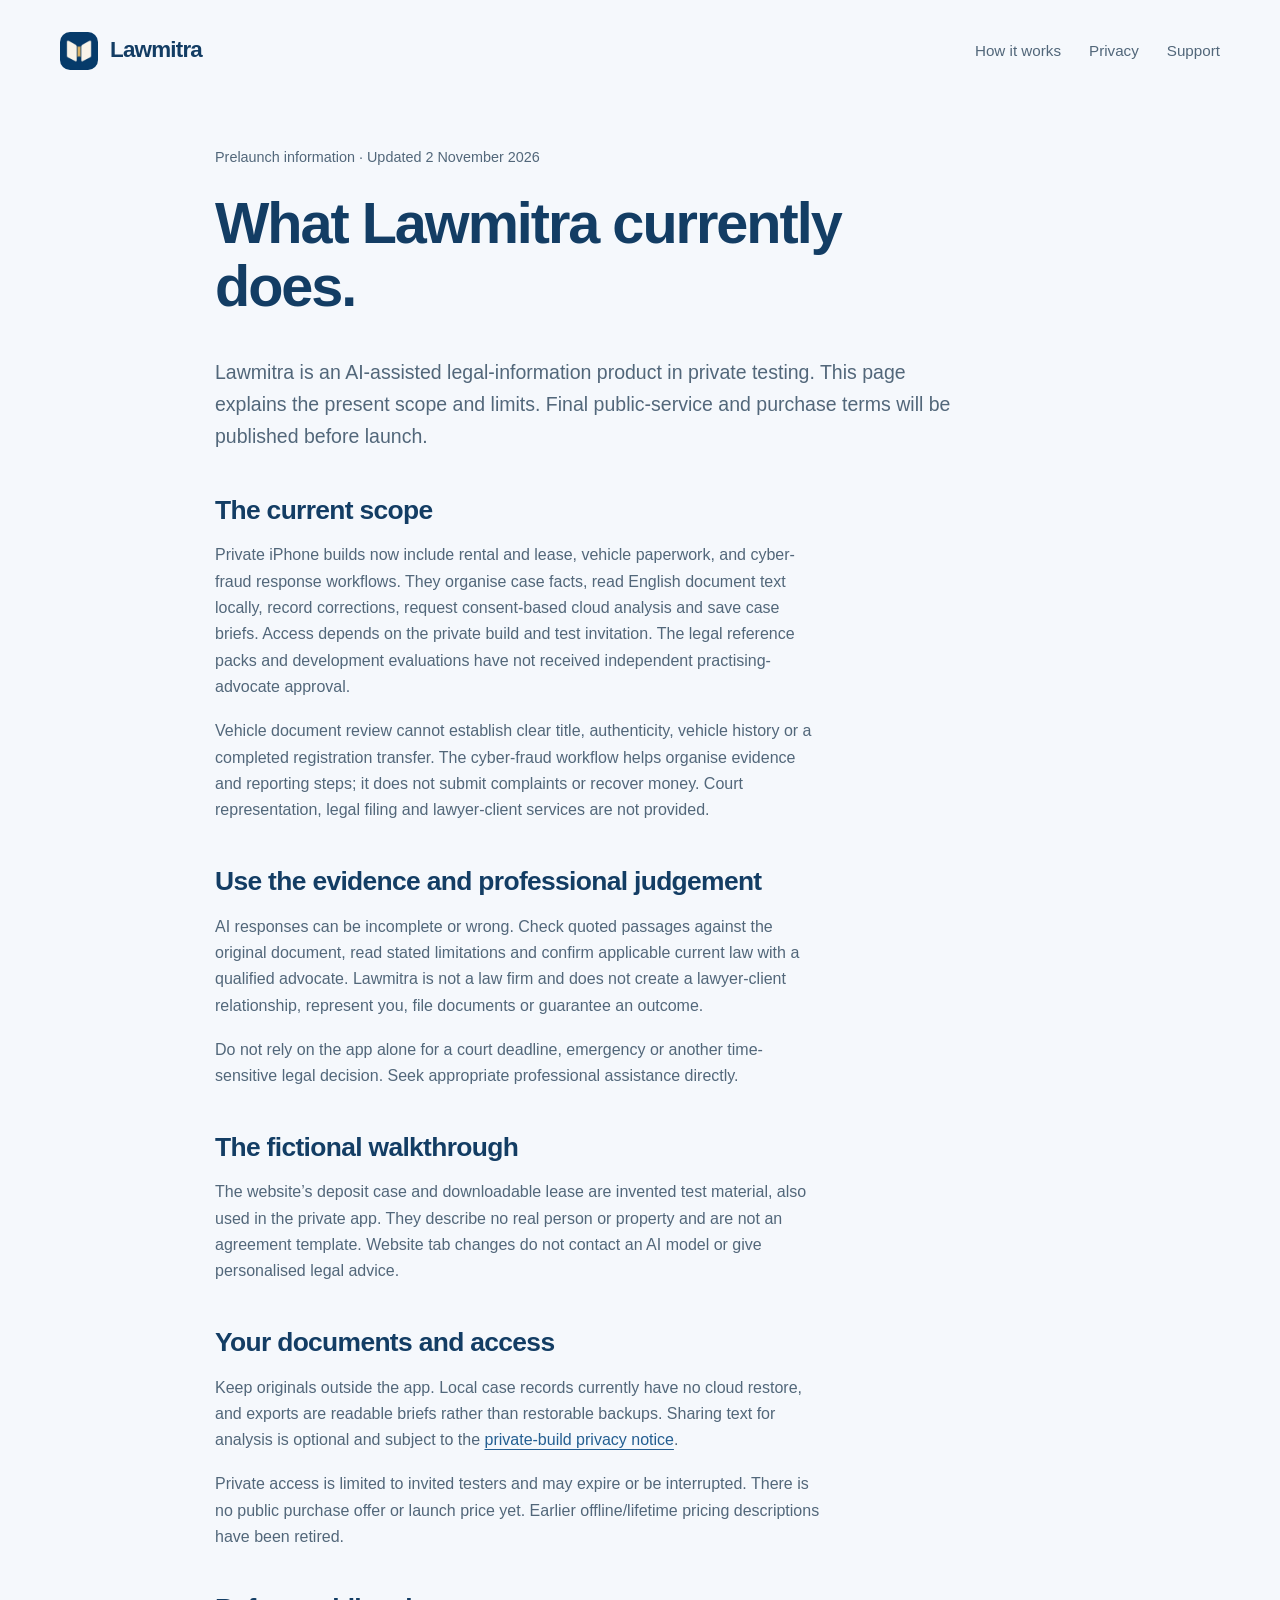
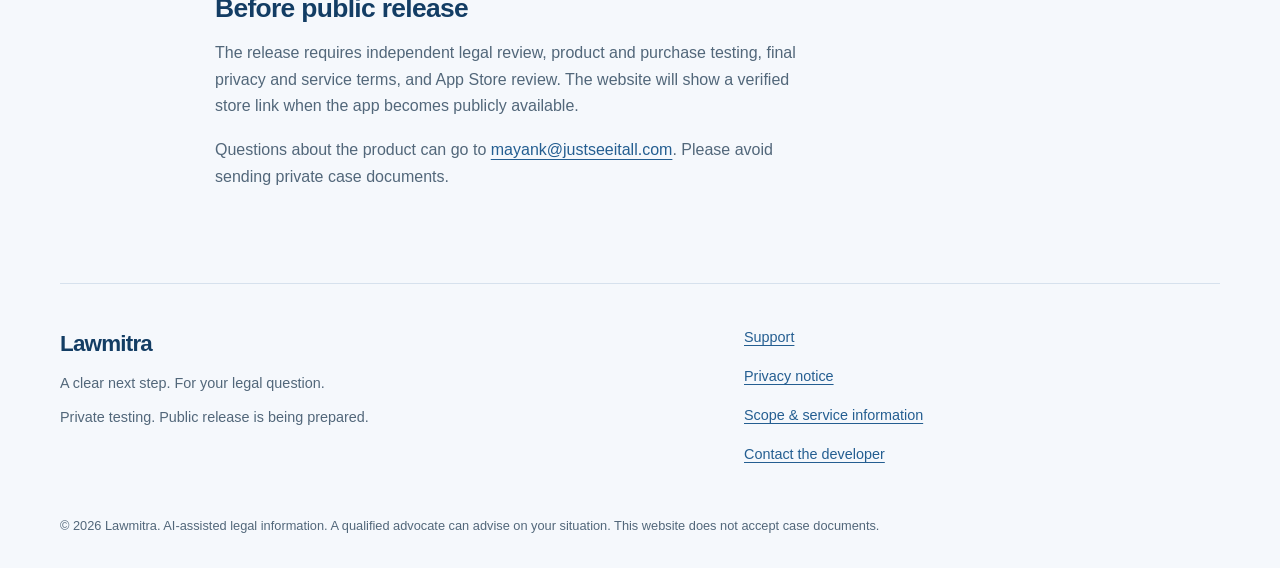
<file: terms.html>
<!doctype html>
<html lang="en"><head>
<meta charset="utf-8"><meta name="viewport" content="width=device-width, initial-scale=1">
<meta http-equiv="Content-Security-Policy" content="default-src 'self'; script-src 'self'; style-src 'self'; img-src 'self'; connect-src 'none'; object-src 'none'; base-uri 'self'; form-action 'none'">
<meta name="referrer" content="strict-origin-when-cross-origin">
<title>Scope and service information — Lawmitra</title><meta name="description" content="The present scope, limits and release status of Lawmitra, an AI-assisted legal-information app in private testing.">
<link rel="canonical" href="https://xallio69.github.io/lawmitra-legal/terms.html"><link rel="icon" type="image/png" href="assets/icon-180.png"><link rel="apple-touch-icon" href="assets/icon-180.png">
<meta property="og:type" content="website"><meta property="og:title" content="Scope and service information — Lawmitra"><meta property="og:description" content="The present scope, limits and release status of Lawmitra, an AI-assisted legal-information app in private testing."><meta property="og:url" content="https://xallio69.github.io/lawmitra-legal/terms.html"><meta property="og:image" content="https://xallio69.github.io/lawmitra-legal/assets/icon-512.png"><meta property="og:image:alt" content="Lawmitra's navy, ivory and gold case-file icon">
<link rel="stylesheet" href="styles.css?v=20261102"><script src="demo.js" defer></script></head><body>
<a class="skip" href="#main">Skip to content</a>
<header class="site-header wrap"><a class="brand" href="index.html"><img src="assets/icon-180.png" alt="" width="38" height="38">Lawmitra</a>
<nav aria-label="Main navigation"><a href="index.html#how-it-works">How it works</a><a href="privacy.html">Privacy</a><a href="support.html">Support</a></nav></header><main class="wrap article" id="main"><p class="release-status">Prelaunch information · Updated 2 November 2026</p><h1>What Lawmitra currently does.</h1><p class="intro">Lawmitra is an AI-assisted legal-information product in private testing. This page explains the present scope and limits. Final public-service and purchase terms will be published before launch.</p>
<h2>The current scope</h2><p>Private iPhone builds now include rental and lease, vehicle paperwork, and cyber-fraud response workflows. They organise case facts, read English document text locally, record corrections, request consent-based cloud analysis and save case briefs. Access depends on the private build and test invitation. The legal reference packs and development evaluations have not received independent practising-advocate approval.</p><p>Vehicle document review cannot establish clear title, authenticity, vehicle history or a completed registration transfer. The cyber-fraud workflow helps organise evidence and reporting steps; it does not submit complaints or recover money. Court representation, legal filing and lawyer-client services are not provided.</p>
<h2>Use the evidence and professional judgement</h2><p>AI responses can be incomplete or wrong. Check quoted passages against the original document, read stated limitations and confirm applicable current law with a qualified advocate. Lawmitra is not a law firm and does not create a lawyer-client relationship, represent you, file documents or guarantee an outcome.</p><p>Do not rely on the app alone for a court deadline, emergency or another time-sensitive legal decision. Seek appropriate professional assistance directly.</p>
<h2>The fictional walkthrough</h2><p>The website’s deposit case and downloadable lease are invented test material, also used in the private app. They describe no real person or property and are not an agreement template. Website tab changes do not contact an AI model or give personalised legal advice.</p>
<h2>Your documents and access</h2><p>Keep originals outside the app. Local case records currently have no cloud restore, and exports are readable briefs rather than restorable backups. Sharing text for analysis is optional and subject to the <a href="privacy.html">private-build privacy notice</a>.</p><p>Private access is limited to invited testers and may expire or be interrupted. There is no public purchase offer or launch price yet. Earlier offline/lifetime pricing descriptions have been retired.</p>
<h2>Before public release</h2><p>The release requires independent legal review, product and purchase testing, final privacy and service terms, and App Store review. The website will show a verified store link when the app becomes publicly available.</p><p>Questions about the product can go to <a href="mailto:mayank@justseeitall.com">mayank@justseeitall.com</a>. Please avoid sending private case documents.</p></main><footer class="site-footer wrap"><div><a class="brand" href="index.html">Lawmitra</a><p>A clear next step. For your legal question.</p><p class="small">Private testing. Public release is being prepared.</p></div>
<nav aria-label="Footer navigation"><a href="support.html">Support</a><a href="privacy.html">Privacy notice</a><a href="terms.html">Scope &amp; service information</a><a href="mailto:mayank@justseeitall.com">Contact the developer</a></nav>
<p class="fine-print">© 2026 Lawmitra. AI-assisted legal information. A qualified advocate can advise on your situation. This website does not accept case documents.</p></footer></body></html>
</file>
<file: styles.css>
:root{--navy:#133d64;--blue:#245e91;--paper:#f5f8fc;--white:#fff;--muted:#52677a;--gold:#d5ad64;--line:#d6e1ed;--pale:#e5eef8;font-family:"Avenir Next",Avenir,-apple-system,BlinkMacSystemFont,"Segoe UI",sans-serif;color:var(--navy);background:var(--paper);font-synthesis:none;line-height:1.65}
*{box-sizing:border-box}body{margin:0}img{display:block;max-width:100%}a{color:var(--blue);text-underline-offset:.22em}a:hover{text-decoration-thickness:2px}button{font:inherit}button,a,summary{-webkit-tap-highlight-color:transparent}a:focus-visible,button:focus-visible,summary:focus-visible,[tabindex]:focus-visible{outline:3px solid var(--blue);outline-offset:5px}p{margin:0 0 1.1em;max-width:68ch}h1,h2,h3{line-height:1.16;letter-spacing:-.035em;margin:0 0 .65em;font-weight:650}h1{font-size:clamp(2.65rem,5.6vw,5rem);line-height:1.04}h2{font-size:clamp(1.9rem,3.2vw,3rem)}h3{font-size:1.35rem;line-height:1.3;letter-spacing:-.02em}.wrap{width:min(1160px,calc(100% - 64px));margin-inline:auto}.small{font-size:.88rem;color:var(--muted);line-height:1.55}.text-link{font-weight:600}.intro{font-size:1.22rem;line-height:1.65;color:var(--muted)}.skip{position:fixed;top:-100px;left:20px;z-index:100;background:white;padding:12px}.skip:focus{top:16px}.site-header{display:flex;align-items:center;justify-content:space-between;gap:28px;padding-block:28px}.brand{display:inline-flex;gap:12px;align-items:center;color:var(--navy);font-size:1.4rem;font-weight:650;text-decoration:none;letter-spacing:-.035em}.brand img{border-radius:10px}.site-header nav{display:flex;flex-wrap:wrap;gap:12px 28px}.site-header nav a{padding-block:10px;color:var(--muted);font-size:.95rem;text-decoration:none}.site-header nav a:hover{text-decoration:underline;color:var(--navy)}
.hero{display:grid;grid-template-columns:1.12fr .88fr;gap:65px;align-items:center;padding-block:64px 90px}.release-status{display:flex;gap:10px;align-items:center;color:var(--muted);font-size:.9rem;margin:0 0 25px}.release-status span{width:8px;height:8px;background:var(--gold);border-radius:50%}.hero-copy .intro{max-width:40ch}.hero-actions{display:flex;flex-direction:column;align-items:flex-start;gap:20px;margin-block:30px 24px}.button{display:inline-flex;justify-content:center;align-items:center;min-height:52px;padding:14px 23px;border-radius:10px;background:var(--navy);color:white;font-size:1rem;font-weight:600;text-decoration:none}.button:hover{background:var(--blue)}.availability{max-width:44ch}.case-cover{padding-top:30px;position:relative}.folder-tab{width:65%;padding:12px 26px 28px;border-radius:20px 30px 0 0;background:var(--navy);color:white;font-size:.88rem}.folder-paper{background:white;border:1px solid var(--line);border-top:8px solid var(--navy);border-radius:0 10px 14px 14px;padding:35px 32px 26px;margin-top:-16px;box-shadow:12px 16px 0 #e5eef8}.folder-paper h2{font-size:2rem;margin-bottom:8px}.folder-paper .location{color:var(--muted);margin-bottom:28px}.case-facts{margin:0 0 30px}.case-facts div{display:flex;justify-content:space-between;gap:20px;padding-block:12px;border-bottom:1px solid var(--line)}.case-facts dt{color:var(--muted);font-size:.88rem}.case-facts dd{margin:0;font-weight:600;text-align:right;white-space:nowrap}.paper-slip{display:flex;gap:15px;align-items:center;border-left:3px solid var(--gold);padding:12px 0 12px 15px}.document-symbol{font-size:2.5rem;line-height:1;font-weight:400;color:var(--blue)}.paper-slip strong{display:block;font-size:.98rem}.paper-slip small{display:block;color:var(--muted);font-size:.77rem;line-height:1.5}.note{font-size:.9rem;color:var(--muted);margin:24px 0 0}.section-intro{display:grid;grid-template-columns:1fr 1fr;gap:60px;align-items:start;margin-bottom:30px}.section-intro p{margin:0;color:var(--muted);font-size:1rem}.walkthrough{padding-block:28px 90px;scroll-margin-top:25px}.case-workspace{background:white;border:1px solid var(--line);border-radius:16px;overflow:hidden}.workspace-header{display:flex;justify-content:space-between;gap:20px;padding:22px 32px;border-bottom:1px solid var(--line);font-weight:600}.workspace-header .small{font-weight:400}.case-tabs{display:flex;gap:0;border-bottom:1px solid var(--line);padding-inline:20px}.case-tabs button{flex:1;border:0;border-bottom:4px solid transparent;padding:18px 12px 14px;min-height:56px;background:transparent;color:var(--muted);cursor:pointer;font-size:.95rem}.case-tabs button[aria-selected=true]{color:var(--navy);font-weight:650;border-bottom-color:var(--gold)}.case-tabs button:focus-visible{outline-offset:-6px}.case-panel{display:grid;grid-template-columns:1.5fr .75fr;gap:50px;padding:38px 40px;min-height:330px}.case-panel[hidden]{display:none}.case-panel h3{font-size:1.5rem;max-width:29ch}.case-panel p{color:var(--muted)}.case-panel p:last-child{margin-bottom:0}.margin-note{border-left:1px solid var(--line);padding-left:30px;font-size:.92rem}.margin-note strong{display:block;margin-bottom:10px}.example-question{font-size:1.25rem;line-height:1.55;color:var(--navy)!important}blockquote{margin:18px 0 22px;padding-left:20px;border-left:3px solid var(--gold);font-size:1.1rem}cite{display:block;font-size:.8rem;font-style:normal;color:var(--muted);margin-top:8px}.privacy-section{background:var(--navy);color:white;padding-block:70px}.privacy-section .section-intro p,.privacy-section .privacy-footnote p{color:#d4e0eb}.data-flow{list-style:none;display:grid;grid-template-columns:repeat(3,1fr);gap:40px;padding:0;margin:40px 0}.data-flow li{position:relative}.step{font-size:.9rem;color:var(--gold);display:block;padding-bottom:12px;margin-bottom:20px;border-bottom:1px solid #52718c}.data-flow h3{font-size:1.2rem;letter-spacing:-.015em}.data-flow p{color:#d4e0eb;font-size:.95rem}.privacy-footnote{border-top:1px solid #52718c;padding-top:26px;display:grid;grid-template-columns:1.6fr 1fr;gap:40px;align-items:center}.privacy-footnote p{font-size:.85rem;margin:0}.privacy-section a{color:white}.scope-section{display:grid;grid-template-columns:1.25fr .85fr;gap:70px;padding-block:80px}.scope-section p{color:var(--muted)}.scope-note{align-self:start;border-left:4px solid var(--gold);padding:5px 0 5px 28px}.scope-note h3{font-size:1.25rem}.scope-note p{font-size:.95rem}.faq{padding-block:10px 80px;max-width:900px}details{border-bottom:1px solid var(--line);padding-block:10px}summary{font-weight:600;cursor:pointer;padding:14px 4px;line-height:1.5}details p{color:var(--muted);padding-inline:4px;max-width:72ch}details[open] summary{padding-bottom:16px}.site-footer{padding-block:42px 32px;border-top:1px solid var(--line);display:grid;grid-template-columns:1.15fr .85fr;gap:20px 40px}.site-footer p{font-size:.9rem;color:var(--muted);margin-top:10px;margin-bottom:0}.site-footer nav{display:flex;flex-direction:column;align-items:flex-start;gap:7px}.site-footer nav a{font-size:.9rem;min-height:32px}.site-footer .fine-print{grid-column:1/-1;max-width:none;font-size:.8rem;margin-top:20px}.article{max-width:850px;padding-block:45px 75px}.article h1{font-size:clamp(2.35rem,4.5vw,3.6rem);line-height:1.1;max-width:21ch}.article h2{font-size:1.65rem;letter-spacing:-.025em;margin-top:42px}.article p,.article li{color:var(--muted)}.article li{margin-block:10px;padding-left:6px}.article .intro{margin-top:24px}.notice{border-left:4px solid var(--gold);background:white;padding:22px 24px;margin-block:30px}.notice p{margin:10px 0 0}.article details{padding-block:6px}.article a{overflow-wrap:anywhere}.article .release-status{margin-bottom:22px}noscript p{padding-top:18px;color:var(--muted)}
@media(max-width:850px){.wrap{width:calc(100% - 40px)}.hero{gap:30px;padding-top:35px;grid-template-columns:1fr 1fr}.folder-paper{padding:25px 21px}.folder-paper h2{font-size:1.5rem}.case-facts div{display:block}.case-facts dd{text-align:left;margin-top:5px}.section-intro{gap:30px}.case-panel{gap:30px;padding:30px}.scope-section{gap:35px}.workspace-header{padding-inline:25px}.data-flow{gap:25px}}
@media(max-width:620px){.site-header{padding-block:18px;align-items:flex-start;flex-wrap:wrap;gap:12px}.site-header nav{width:100%;gap:22px}.site-header nav a{font-size:.9rem;padding-block:6px}.hero{display:block;padding-block:28px 65px}.hero h1{font-size:3.25rem}.hero .intro{font-size:1.08rem}.release-status{font-size:.82rem}.case-cover{margin:35px 8px 0 0;padding-top:0}.folder-paper{padding:28px 24px}.folder-paper h2{font-size:1.8rem}.case-facts div{display:flex}.case-facts dd{margin:0;text-align:right}.paper-slip small{font-size:.8rem}.hero-actions{gap:18px}.section-intro{display:block;margin-bottom:24px}.section-intro h2{font-size:2rem}.section-intro p{font-size:.95rem}.walkthrough{padding-bottom:55px}.workspace-header{display:block;padding:20px}.workspace-header span{display:block}.workspace-header .small{margin-top:4px}.case-tabs{display:grid;grid-template-columns:1fr 1fr;padding-inline:8px}.case-tabs button{padding:12px 6px;font-size:.9rem}.case-panel{display:block;min-height:0;padding:25px 21px}.case-panel h3{font-size:1.4rem}.case-panel p{font-size:.95rem}.margin-note{border-left:0;border-top:1px solid var(--line);padding:20px 0 0;margin-top:28px}.data-flow{display:block;margin-block:25px}.data-flow li{margin-bottom:25px}.step{padding-bottom:8px;margin-bottom:15px}.privacy-section{padding-block:45px}.privacy-footnote{display:block}.privacy-footnote p{margin-bottom:18px}.scope-section{display:block;padding-block:50px}.scope-note{margin-top:30px}.faq{padding-bottom:45px}.faq h2{font-size:2rem}.site-footer{display:block;padding-top:30px}.site-footer nav{margin-top:25px}.site-footer nav a{padding-block:5px}.site-footer .fine-print{margin-top:25px}.article{padding-block:30px 50px}.article h1{font-size:2.55rem}.article .intro{font-size:1.1rem}.article h2{font-size:1.5rem}.notice{padding:20px}.article ul,.article ol{padding-left:22px}}
@media(prefers-reduced-motion:no-preference){html{scroll-behavior:smooth}}
.privacy-section a:focus-visible{outline-color:var(--white)}
</file>
